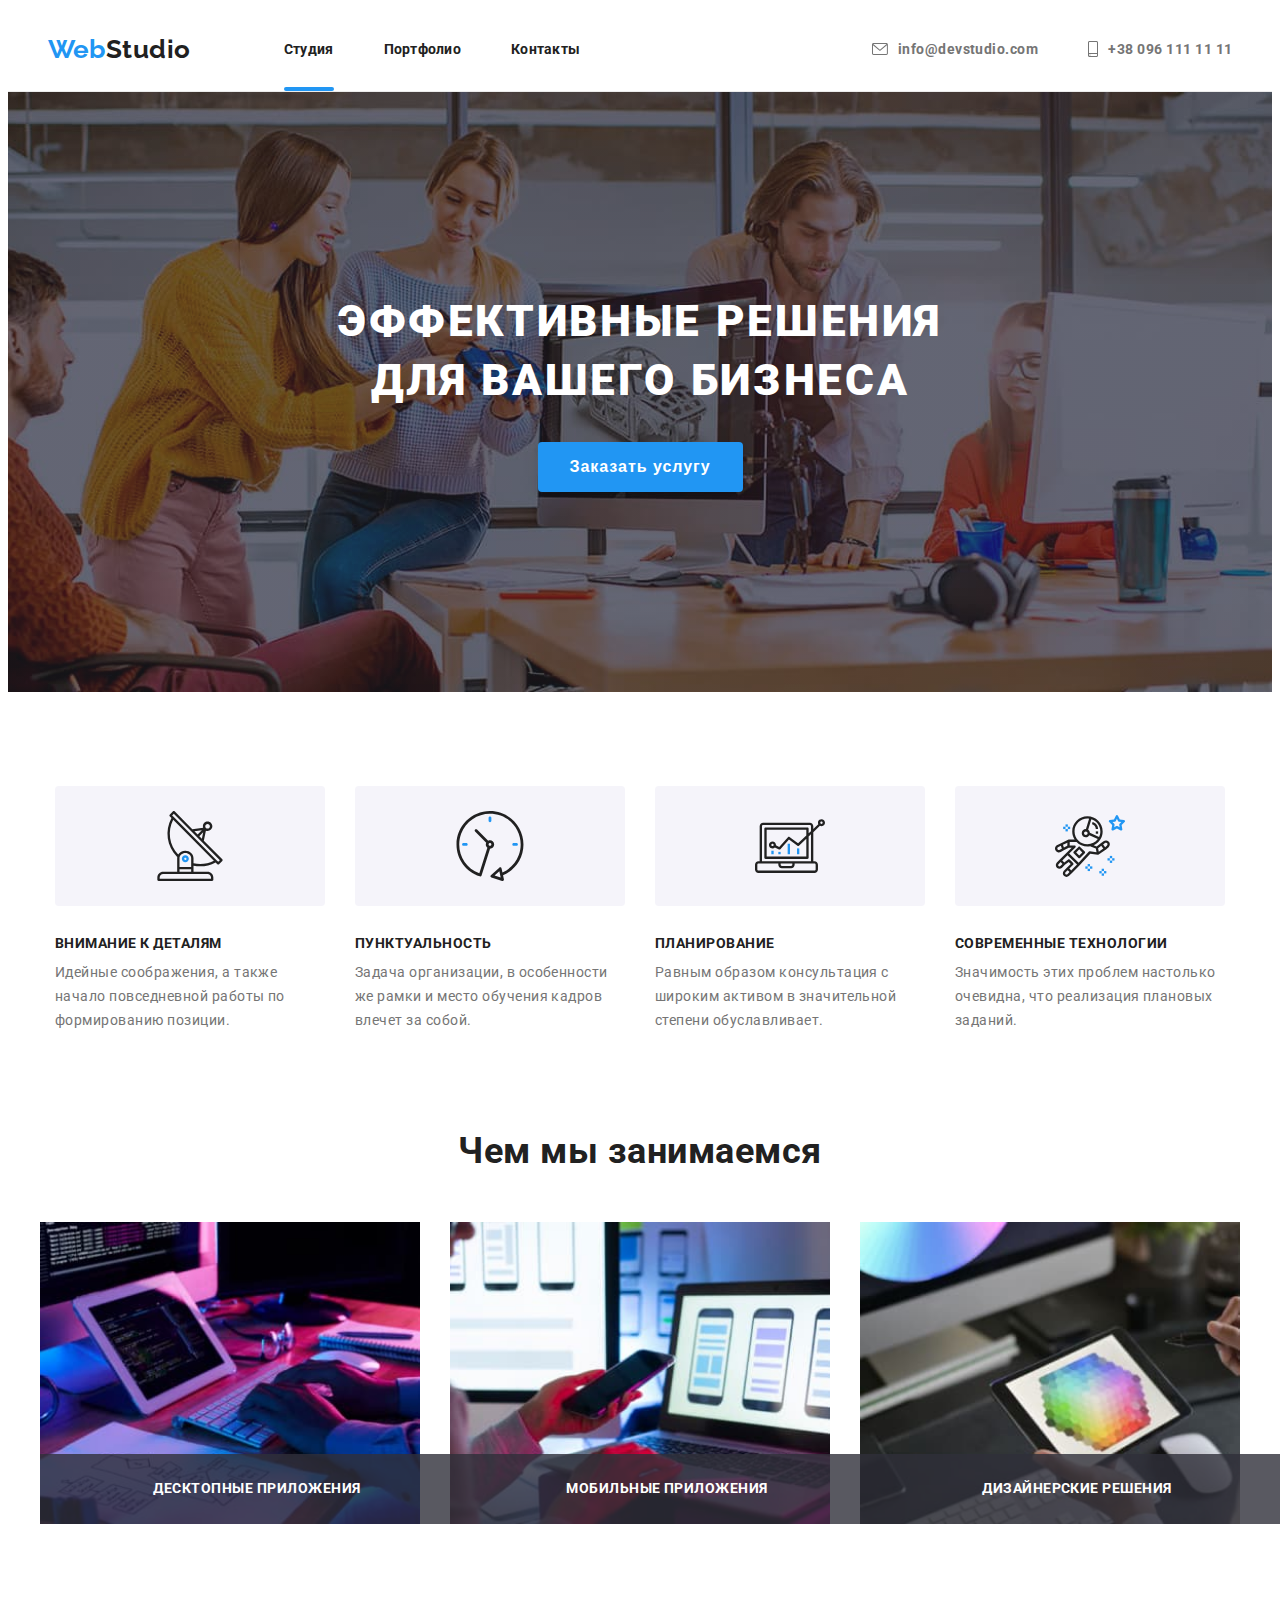
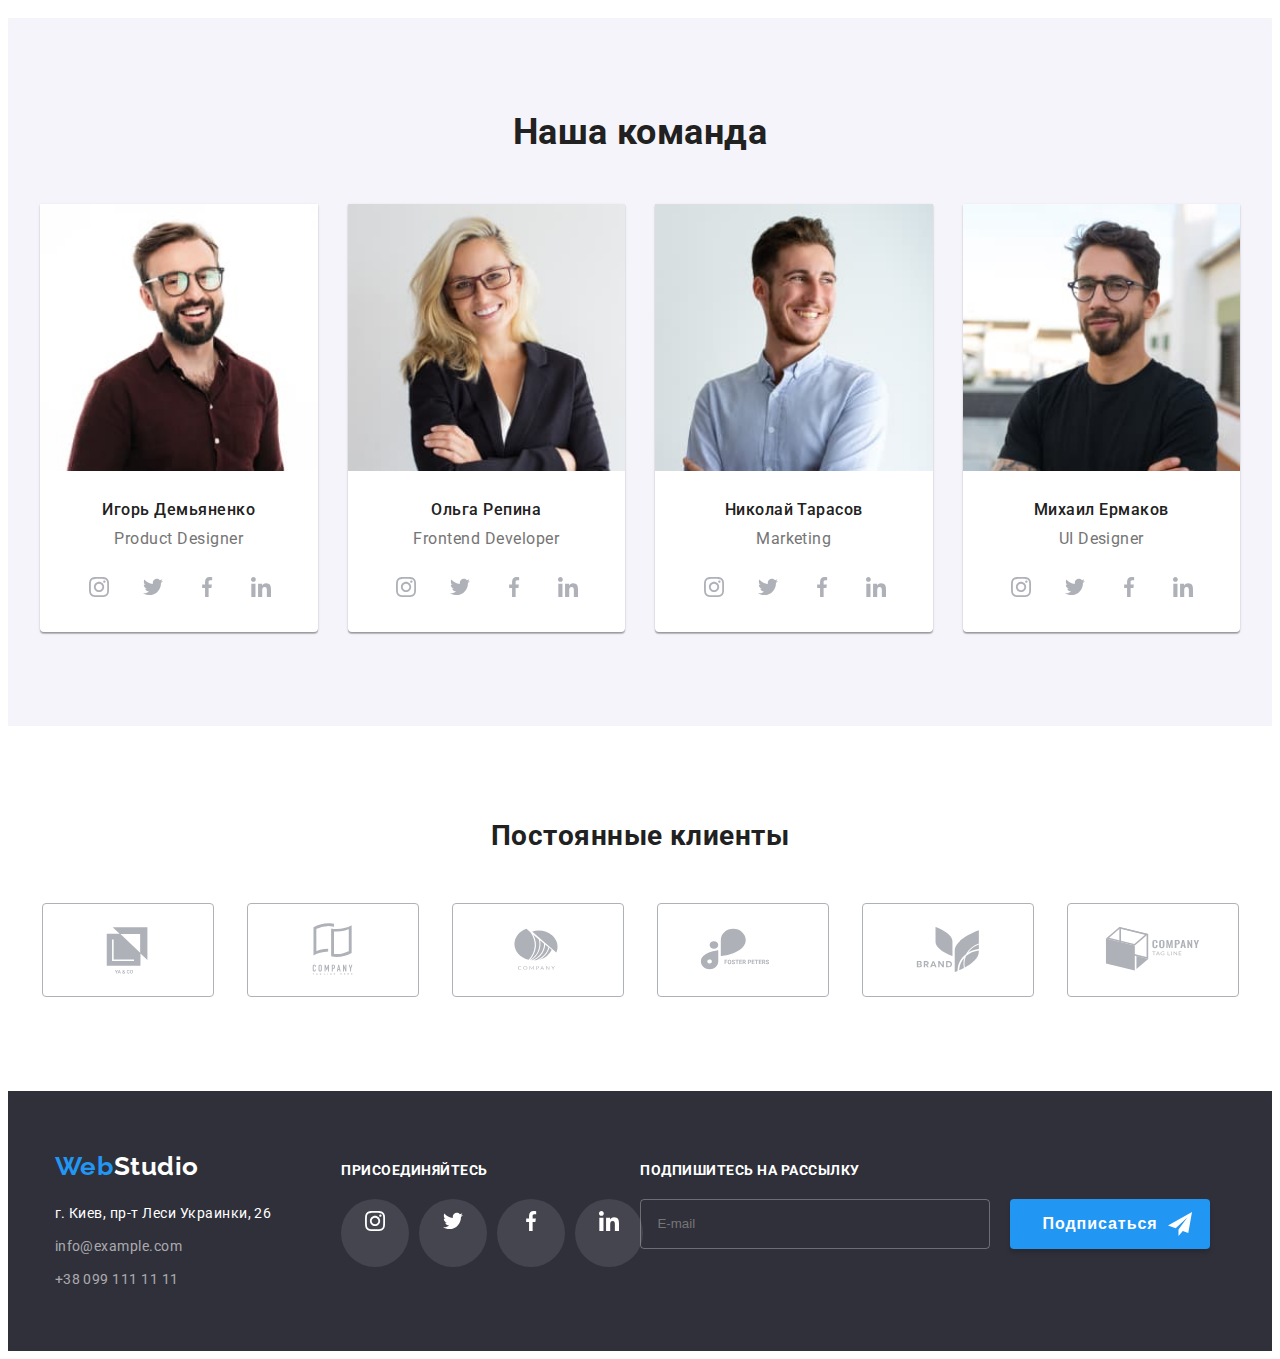
<file: index.html>
<!DOCTYPE html>
<html lang="en">
<head>
    <meta charset="UTF-8">
    <meta http-equiv="X-UA-Compatible" content="IE=edge">
    <meta name="viewport" content="width=, initial-scale=1.0">
    <title>Document</title>
    <link rel="preconnect" href="https://fonts.googleapis.com">
    <link rel="preconnect" href="https://fonts.gstatic.com" crossorigin>
    <link href="https://fonts.googleapis.com/css2?family=Raleway:wght@700&family=Roboto:wght@400;500;700;900&display=swap" rel="stylesheet">
    <link rel="stylesheet" href="https://cdnjs.cloudflare.com/ajax/libs/modern-normalize/1.0.0/modern-normalize.min.css"
        integrity="sha512-ISS7cAi1PEhQ8jnbJpJZMd29NlhNj4AWYyLOSp2CE/CsHxTCu+r+t0D2yoJudVrd0/8fTVPUVDzY5Tvli75u/g=="
        crossorigin="anonymous"/>
    <link rel="stylesheet" href="./css/main.min.css"/>
</head>
<body>

    <!--Верхняя линия-->
    
    <header class="page-header">
        <div class="container header-container">
            <nav class="container-items">
                <a href="./index.html" class="header-logo link">
                    <span class="logo-web-header">Web</span>Studio
                </a>
            </nav>
                <ul class="list header-list">
                    <li class="header-item">
                        <a class="link header-link current" href="./index.html">Студия</a></li>
                    <li class="header-item">
                        <a class="link header-link" href="./portfolio.html">Портфолио</a></li>
                    <li class="header-item">
                        <a class="link header-link" href="">Контакты</a></li>
                </ul>
            
                <div>
                    <button type="button" class="menu-open-btn" data-menu-open>
                        <svg class="header-menu-icon"  width="40" height="40">
                            <use href="./images/icons.svg#menu-40px"></use>
                        </svg>
                    </button>
                    </div>
            <!-- </nav> -->
        <div class="header-connect">
            <!-- <div class="header-item-nav">   -->
            <ul class="list header-list-contacts"> 
                <!-- <div class="header-item-nav">        -->
                <li class="header-item">
                    <a class="link header-contacts" href="mailto:info@devstudio.com">
                        <svg class="header-email" width="16" height="12">
                            <use href="./images/icons.svg#envelope"></use>
                        </svg>
                        info@devstudio.com
                    </a>
                </li>
                <li class="header-item">
                    <a class="link header-contacts" href="tel:+380961111111">
                        <svg class="header-email" width="10" height="16">
                            <use href="./images/icons.svg#smartphone"></use>
                        </svg>
                        +38 096 111 11 11</a>
                </li>
            <!-- </div> -->
            </ul>
        </div>
        <!-- <div>
        <button type="button" class="menu-open-btn" data-menu-open>
            <svg class="header-menu-icon"  width="40" height="40">
                <use href="./images/icons.svg#menu-40px"></use>
            </svg>
        </button>
        </div> -->
        <div class="mob-menu is-hidden" data-menu>
            <div class="container">
                <div class="mob-menu-top">
            <button type="button" class="menu-close-btn" data-menu-close>
                <svg class="header-menu-icon"  width="40" height="40">
                    <use href="./images/icons.svg#close-header"></use>
                </svg>
            </button>
            <ul class="list mob-header-list">
                <li class="mob-header-item">
                    <a class="link mob-header-link" href="./index.html">Студия</a></li>
                <li class="mob-header-item">
                    <a class="link mob-header-link" href="./portfolio.html">Портфолио</a></li>
                <li class="mob-header-item">
                    <a class="link mob-header-link" href="">Контакты</a></li>
            </ul>
                </div>
                <div class="mob-menu-bottom">
            <div class="mob-header-connect">
                <ul class="list mob-header-list"> 
                    <li class="mob-header-item">
                        <a class="link mob-tel" href="tel:+380961111111">+38 099 111 11 11</a>
                    </li>       
                    <li class="mob-header-item">
                        <a class="link mob-email" href="mailto:info@devstudio.com">
                            info@devstudio.com
                        </a>
                    </li>
                </ul>
            </div>
            <ul class="list mob-social-list">
                <li class="mob-social-item">
                    <a class="link mob-social-link" href="">Instagram</a>
                </li>
                <li class="mob-social-item">
                    
                    <a class="link mob-social-link" href="">Twitter</a></li>
                <li class="mob-social-item">
                    
                    <a class="link mob-social-link" href="">Facebook</a></li>
                <li class="mob-social-item">
                    
                    <a class="link mob-social-link" href="">LinkedIn</a></li>
            </ul>
                </div>
        </div>
    </div>
        </div>
    </header>
    <main>

    <!--Hero-->    
    
    <section class="tagline overlay">
        <div class="container">
            <h1 class="tagline-title">Эффективные решения для вашего бизнеса</h1>
            <button class="tagline-btn" type="button" data-modal-open>
                <span class="tagline-btn-text">Заказать услугу</span></button>
        </div> 
    </section>

    <!--Список качеств-->

    <section class="feature">
    <div class="container feature-container">
        <h2 class="visually-hidden">Особенности</h2>

        <ul class="feature-list list">
            <li class="feature-item icon-antenna">
                <h3 class="feature-title">Внимание к деталям</h3>
                <p class="feature-text">
                    Идейные соображения, а также начало повседневной работы по формированию позиции.
                </p>
            </li>
        <!-- </ul> -->

        <!-- <ul class="feature-list list"> -->
            <li class="feature-item icon-clock">
                <h3 class="feature-title">Пунктуальность</h3>
                <p class="feature-text">
                    Задача организации, в особенности же рамки и место обучения кадров влечет за собой.
                </p>
            </li>
        <!-- </ul> -->


        <!-- <ul class="feature-list list"> -->
            <li class="feature-item icon-diagram">
                <h3 class="feature-title">Планирование</h3>
                <p class="feature-text">
                    Равным образом консультация с широким активом в значительной степени обуславливает.
                </p>
            </li>
        <!-- </ul> -->

        <!-- <ul class="feature-list list"> -->
            <li class="feature-item icon-astronaut">
                <h3 class="feature-title">Современные технологии</h3>
                <p class="feature-text">
                    Значимость этих проблем настолько очевидна, что реализация плановых заданий.
                </p>
            </li>
        </ul>
    </div>       
    </section> 

    <!--Фото чем мы занимаемся-->
    <div class="about-displey">
    <section class="about">
    <div class="container">
        <h2 class="about__title">Чем мы занимаемся</h2>
        <ul class="list about__list">
            <li class="about__item">
                <div class="about__box">
                <img src="./images/box1.jpg" alt="desktop" width="370" />
                    <h2 class="about__subtitle">Десктопные приложения</h2>
                </div>
            </li>
            <li class="about__item">
                <div class="about__box">
                <img src="./images/box2.jpg" alt="mob" width="370" />              
                    <h2 class="about__subtitle">Мобильные приложения</h2>
                </div>
            </li>
            <li class="about__item">
                <div class="about__box">
                <img src="./images/box3.jpg" alt="design" width="370" />

                    <h2 class="about__subtitle">Дизайнерские решения</h2>
                </div>
            </li>
        </ul>
    </div>
    </section>
</div>
<!--Наша команда-->

    <section class="team">
    <div class="container team-container">
        <h2 class="team-text">Наша команда</h2>
        <ul class="list team-list">
            <li class="team card-item">
                <picture>
                    <source srcset="
                        ./images/team-1des-1x.jpg 1x,
                        ./images/team-1des-2x.jpg 2x"
                    media="(min-width: 1200px)"
                    >
                    <source srcset="
                        ./images/team-1tab-1x.jpg 1x,
                        ./images/team-1tab-2x.jpg 2x"
                    media="(min-width: 768px)"
                    >
                    <source srcset="
                        ./images/team-1mob-1x.jpg 1x,
                        ./images/team-1mob-2x.jpg 2x"
                    media="(min-width: 480px)"
                    >
                    <img 
                    src="./images/igor.jpg" 
                    alt="igor" 
                    width="270" 
                    />           
                </picture>
                <h3 class="team-name">Игорь Демьяненко</h3>
                <p class="team-position">Product Designer</p>
                <ul class="team-social-list list">
                    <li class="team-social-item">
                        <a class="team-social-link" href="">
                            <svg class="social-icon" width="20" height="20">
                                <use href="./images/icons.svg#instagram"></use>
                            </svg>
                        </a>
                    </li>
                    <li>
                        <a class="team-social-link" href="https://twitter.com/Twitter?ref_src=twsrc%5Egoogle%7Ctwcamp%5Eserp%7Ctwgr%5Eauthor">
                            <svg class="social-icon" width="20" height="20">
                                <use href="./images/icons.svg#twitter"></use>
                            </svg>
                        </a>
                        
                    </li>
                    <li>
                        <a class="team-social-link" href="https://www.facebook.com/login/?privacy_mutation_token=eyJ0eXBlIjowLCJjcmVhdGlvbl90aW1lIjoxNjQyMjg3MTYyLCJjYWxsc2l0ZV9pZCI6MjY5NTQ4NDUzMDcyMDk1MX0%3D">
                            <svg class="social-icon" width="20" height="20">
                                <use href="./images/icons.svg#facebook"></use>
                            </svg>
                        </a>
                    
                    </li>
                    <li>
                        <a class="team-social-link" href="https://www.linkedin.com/posts/scottdresden_next-generation-silent-drone-achieves-major-activity-6885948728314736640-eH9i">
                            <svg class="social-icon" width="20" height="20">
                                <use href="./images/icons.svg#linkedin"></use>
                            </svg>
                        </a>
                    </li>
                </ul>

                
            </li>
            <li class="team card-item">
                <picture>
                    <source srcset="
                        ./images/team-2des-1x.jpg 1x,
                        ./images/team-2des-2x.jpg 2x"
                    media="(min-width: 1200px)"
                    >
                    <source srcset="
                        ./images/team-2tab-1x.jpg 1x,
                        ./images/team-2tab-2x.jpg 2x"
                    media="(min-width: 768px)"
                    >
                    <source srcset="
                        ./images/team-2mob-1x.jpg 1x,
                        ./images/team-2mob-2x.jpg 2x"
                    media="(min-width: 480px)"
                    >
                    <img src="./images/olga.jpg" 
                    alt="olga" 
                    width="270" />
            </picture>
                <h3 class="team-name">Ольга Репина</h3>
                <p class="team-position">Frontend Developer</p>
                <ul class="team-social-list list">
                    <li class="team-social-item">
                        <a class="team-social-link" href="https://www.instagram.com/accounts/login/?source=auth_switcher">
                            <svg class="social-icon" width="20" height="20">
                                <use href="./images/icons.svg#instagram"></use>
                            </svg>
                        </a>
                    </li>
                    <li>
                        <a class="team-social-link" href="https://twitter.com/Twitter?ref_src=twsrc%5Egoogle%7Ctwcamp%5Eserp%7Ctwgr%5Eauthor">
                            <svg class="social-icon" width="20" height="20">
                                <use href="./images/icons.svg#twitter"></use>
                            </svg>
                        </a>
                        
                    </li>
                    <li>
                        <a class="team-social-link" href="https://www.facebook.com/login/?privacy_mutation_token=eyJ0eXBlIjowLCJjcmVhdGlvbl90aW1lIjoxNjQyMjg3MTYyLCJjYWxsc2l0ZV9pZCI6MjY5NTQ4NDUzMDcyMDk1MX0%3D">
                            <svg class="social-icon" width="20" height="20">
                                <use href="./images/icons.svg#facebook"></use>
                            </svg>
                        </a>
                    
                    </li>
                    <li>
                        <a class="team-social-link" href="https://www.linkedin.com/posts/scottdresden_next-generation-silent-drone-achieves-major-activity-6885948728314736640-eH9i">
                            <svg class="social-icon" width="20" height="20">
                                <use href="./images/icons.svg#linkedin"></use>
                            </svg>
                        </a>
                    </li>
                </ul>
            </li>
            <li class="team card-item">
                <picture>
                    <source srcset="
                        ./images/team-3des-1x.jpg 1x,
                        ./images/team-3des-2x.jpg 2x"
                    media="(min-width: 1200px)"
                    >
                    <source srcset="
                        ./images/team-3tab-1x.jpg 1x,    
                        ./images/team-3tab-2x.jpg 2x"
                    media="(min-width: 768px)"
                    >
                    <source srcset="
                        ./images/team-3mob-1x.jpg 1x,
                        ./images/team-3mob-2x.jpg 2x"
                    media="(min-width: 480px)"
                    >
                    <img src="./images/nick.jpg" 
                        alt="nicholas" 
                        width="270" />
                </picture>
                <h3 class="team-name">Николай Тарасов</h3>
                <p class="team-position">Marketing</p>
                <ul class="team-social-list list">
                    <li class="team-social-item">
                        <a class="team-social-link" href="https://www.instagram.com/accounts/login/?source=auth_switcher">
                            <svg class="social-icon" width="20" height="20">
                                <use href="./images/icons.svg#instagram"></use>
                            </svg>
                        </a>
                    </li>
                    <li>
                        <a class="team-social-link" href="https://twitter.com/Twitter?ref_src=twsrc%5Egoogle%7Ctwcamp%5Eserp%7Ctwgr%5Eauthor">
                            <svg class="social-icon" width="20" height="20">
                                <use href="./images/icons.svg#twitter"></use>
                            </svg>
                        </a>
                        
                    </li>
                    <li>
                        <a class="team-social-link" href="https://www.facebook.com/login/?privacy_mutation_token=eyJ0eXBlIjowLCJjcmVhdGlvbl90aW1lIjoxNjQyMjg3MTYyLCJjYWxsc2l0ZV9pZCI6MjY5NTQ4NDUzMDcyMDk1MX0%3D">
                            <svg class="social-icon" width="20" height="20">
                                <use href="./images/icons.svg#facebook"></use>
                            </svg>
                        </a>
                    
                    </li>
                    <li>
                        <a class="team-social-link" href="https://www.linkedin.com/posts/scottdresden_next-generation-silent-drone-achieves-major-activity-6885948728314736640-eH9i">
                            <svg class="social-icon" width="20" height="20">
                                <use href="./images/icons.svg#linkedin"></use>
                            </svg>
                        </a>
                    </li>
                </ul>
            </li> 
            <li class="team card-item">
                <picture>
                    <source srcset="
                        ./images/team-4des-1x.jpg 1x,
                        ./images/team-4des-2x.jpg 2x"
                    media="(min-width: 1200px)"
                    >
                    <source srcset="
                        ./images/team-4tab-1x.jpg 1x,    
                        ./images/team-4tab-2x.jpg 2x"
                    media="(min-width: 768px)"
                    >
                    <source srcset="
                        ./images/team-4mob-1x.jpg 1x,
                        ./images/team-4mob-2x.jpg 2x"
                    media="(min-width: 480px)"
                    >
                <img src="./images/mih.jpg" 
                alt="michael" 
                width="270" />
                </picture>
                <h3 class="team-name">Михаил Ермаков</h3>
                <p class="team-position">UI Designer</p>
                <ul class="team-social-list list">
                    <li class="team-social-item">
                        <a class="team-social-link" href="https://www.instagram.com/accounts/login/?source=auth_switcher">
                            <svg class="social-icon" width="20" height="20">
                                <use href="./images/icons.svg#instagram"></use>
                            </svg>
                        </a>
                    </li>
                    <li>
                        <a class="team-social-link" href="https://twitter.com/Twitter?ref_src=twsrc%5Egoogle%7Ctwcamp%5Eserp%7Ctwgr%5Eauthor">
                            <svg class="social-icon" width="20" height="20">
                                <use href="./images/icons.svg#twitter"></use>
                            </svg>
                        </a>
                        
                    </li>
                    <li>
                        <a class="team-social-link" href="https://www.facebook.com/login/?privacy_mutation_token=eyJ0eXBlIjowLCJjcmVhdGlvbl90aW1lIjoxNjQyMjg3MTYyLCJjYWxsc2l0ZV9pZCI6MjY5NTQ4NDUzMDcyMDk1MX0%3D">
                            <svg class="social-icon" width="20" height="20">
                                <use href="./images/icons.svg#facebook"></use>
                            </svg>
                        </a>
                    
                    </li>
                    <li>
                        <a class="team-social-link" href="https://www.linkedin.com/posts/scottdresden_next-generation-silent-drone-achieves-major-activity-6885948728314736640-eH9i">
                            <svg class="social-icon" width="20" height="20">
                                <use href="./images/icons.svg#linkedin"></use>
                            </svg>
                        </a>
                    </li>
                </ul>
            </li>
        </ul>
    </div>

    </section>
    </main>
    
<!--Постоянные клиенты-->

<section class="client">
    <div class="container client-container">
        <h2 class="client-text">Постоянные клиенты</h2>
        <ul class="client-list list">
            <li class="client-item">
                <a class="link client-link" href="">
                    <svg class="client-icon" width="106" height="60">
                        <use href="./images/icons.svg#Logo"></use>
                    </svg>
                </a>
            </li>
            <li class="client-item">
                <a class="link client-link" href="">
                    <svg class="client-icon" width="106" height="60">
                        <use href="./images/icons.svg#Logo1"></use>
                    </svg>
                </a>
            </li>
            <li class="client-item">
                <a class="link client-link" href="">
                    <svg class="client-icon" width="106" height="60">
                        <use href="./images/icons.svg#Logo2"></use>
                    </svg>
                </a>
            </li>
            <li class="client-item">
                <a class="link client-link" href="">
                    <svg class="client-icon" width="106" height="60">
                        <use href="./images/icons.svg#Logo3"></use>
                    </svg>
                </a>
            </li>
            <li class="client-item">
                <a class="link client-link" href="">
                    <svg class="client-icon" width="106" height="60">
                        <use href="./images/icons.svg#Logo4"></use>
                    </svg>
                </a>
            </li>
            <li class="client-item">
                <a class="link client-link" href="">
                    <svg class="client-icon" width="106" height="60">
                        <use href="./images/icons.svg#Logo5"></use>
                    </svg>
                </a>
            </li>
        </ul>

    </div>
</section>

    <!--Подвал-->
    
    <footer class="footer">
        <div class="container-footer">
            <div class="container-left">
        <a class="footer-logo link" href="./index.html">
            <span class="logo-web-footer">Web</span>Studio
        </a>
    <address>
        <ul class="footer-contacts list">
            <li class="footer-address-item">
                <a class="link footer-address" href="https://www.google.com/maps/@50.4296971,30.5343957,17z/data=!5m1!1e1?hl=ru-RU">г. Киев, пр-т Леси Украинки, 26</a>
            </li>
            <li class="footer-address-item">
                <a class="link footer-contacts" href="mailto:info@devstudio.com">info@example.com</a>
            </li>
            <li class="footer-address-item">
                <a class="link footer-contacts" href="tel:+380961111111">+38 099 111 11 11</a>
            </li>
        </ul>
    </address>
            </div>
            <div class="container-middle">
                <h3 class="footer-title-link">присоединяйтесь</h3>
                <ul class="footer-social-list">
                    <li class="footer-social-list-item">
                        <a class="footer-social-link" href="">
                            <svg class="footer-link-icons" width="20" height="20">
                                <use href="./images/icons.svg#instagram"></use>
                            </svg>
                        </a> 
                    </li>
                    <li class="footer-social-list-item">
                        <a class="footer-social-link" href="">
                            <svg class="footer-link-icons" width="20" height="20">
                                <use href="./images/icons.svg#twitter"></use>
                            </svg>
                        </a> 
                    </li>
                    <li class="footer-social-list-item">
                        <a class="footer-social-link" href="">
                            <svg class="footer-link-icons" width="20" height="20">
                                <use href="./images/icons.svg#facebook"></use>
                            </svg>
                        </a> 
                    </li>
                    <li class="footer-social-list-item">
                        <a class="footer-social-link" href="">
                            <svg class="footer-link-icons" width="20" height="20">
                                <use href="./images/icons.svg#linkedin"></use>
                            </svg>
                        </a> 
                    </li>
                </ul>
            </div>
            <div class="container-right">
                <h3 class="footer-title-link">Подпишитесь на рассылку</h3>
                <form class="container-right-form" action="#">
                <label class="input-email" for="user-newsletter"></label>
                <input 
                type="text" 
                class="form-newsletter" 
                name="user-newsletter" 
                id="user-newsletter"
                placeholder="E-mail">
                <button  class="footer-btn" type="submit">
                    <span class="footer-btn-text">Подписаться
                        <svg class="footer-right-link-icons" width="24" height="24">
                            <use href="./images/icons.svg#icon-send"></use>
                        </svg>
                    </span>
                </button>
            </form>
            </div>
</div>
    </footer>

        <!--Модалка-->
        <div class="backdrop is-hidden" data-modal>
            <div class="modal">
                <button type="button" class="modal-close" data-modal-close>
                    <svg class="modal-icon">
                        <use href="./images/icons.svg#close"></use>
                    </svg>
                </button>
                <p class="modal-title">Оставьте свои данные, мы вам перезвоним</p>
                <form action="#">
                <div class="form-field">
                    <label class="input-text" for="user-name">Имя</label>
                    <div class="input-wrap">
                    <input 
                    type="text" 
                    class="form-input" 
                    name="user-name"
                    id="user-name" required>
                    <svg class="input-icon" width="18" height="18">
                        <use href="./images/icons.svg#person"></use>
                    </svg>
                    </div> 
                </div>
                <div class="form-field">
                    <label class="input-text" for="user-tel">Телефон</label>
                    <div class="input-wrap">
                    <input 
                    type="tel"
                    class="form-input" 
                    name="user-tel"
                    id="user-tel"/>
                    <svg class="input-icon" width="18" height="18">
                        <use href="./images/icons.svg#phone"></use>
                    </svg>
                    </div> 
                </div>
                <div class="form-field">
                    <label class="input-text" for="user-email">Почта</label>
                    <div class="input-wrap">
                    <input 
                    type="email" 
                    class="form-input" 
                    name="user-email"
                    id="user-email"/>
                    <svg class="input-icon" width="18" height="18">
                        <use href="./images/icons.svg#email-black"></use>
                    </svg>
                    </div> 
                </div>
                <div class="form-field">
                    <label class="input-text" for="user-comments">Комментарий</label>
                    <textarea 
                    name="user-comments" 
                    id="user-comments" 
                    class="form-text"
                    placeholder="Введите текст"></textarea>
                </div>
                <div class="form-field">
                    <input type="checkbox" 
                    name="policy" 
                    id="policy"
                    class="policy-check visually-hidden"
                    />
                    
                    <label for="policy" class="check-text">
                        
                        <span>
                        <svg class="policy-icon" width="16" height="15">
                            <use href="./images/icons.svg#Vector2"></use>
                        </svg>
                    </span>
                    Соглашаюсь с рассылкой и принимаю
                    <a class="check-text-second" href="">Условия договора</a></label>
            
                </div>
                    <button  class="modal-btn" type="submit">
                        <span class="modal-btn-text">Отправить</span>
                    </button>
                </form>
            </div>
        </div>
    <script src="./js/modal.js"></script>
    <script src="./js/menu.js"></script>
</body>
</html>
</file>
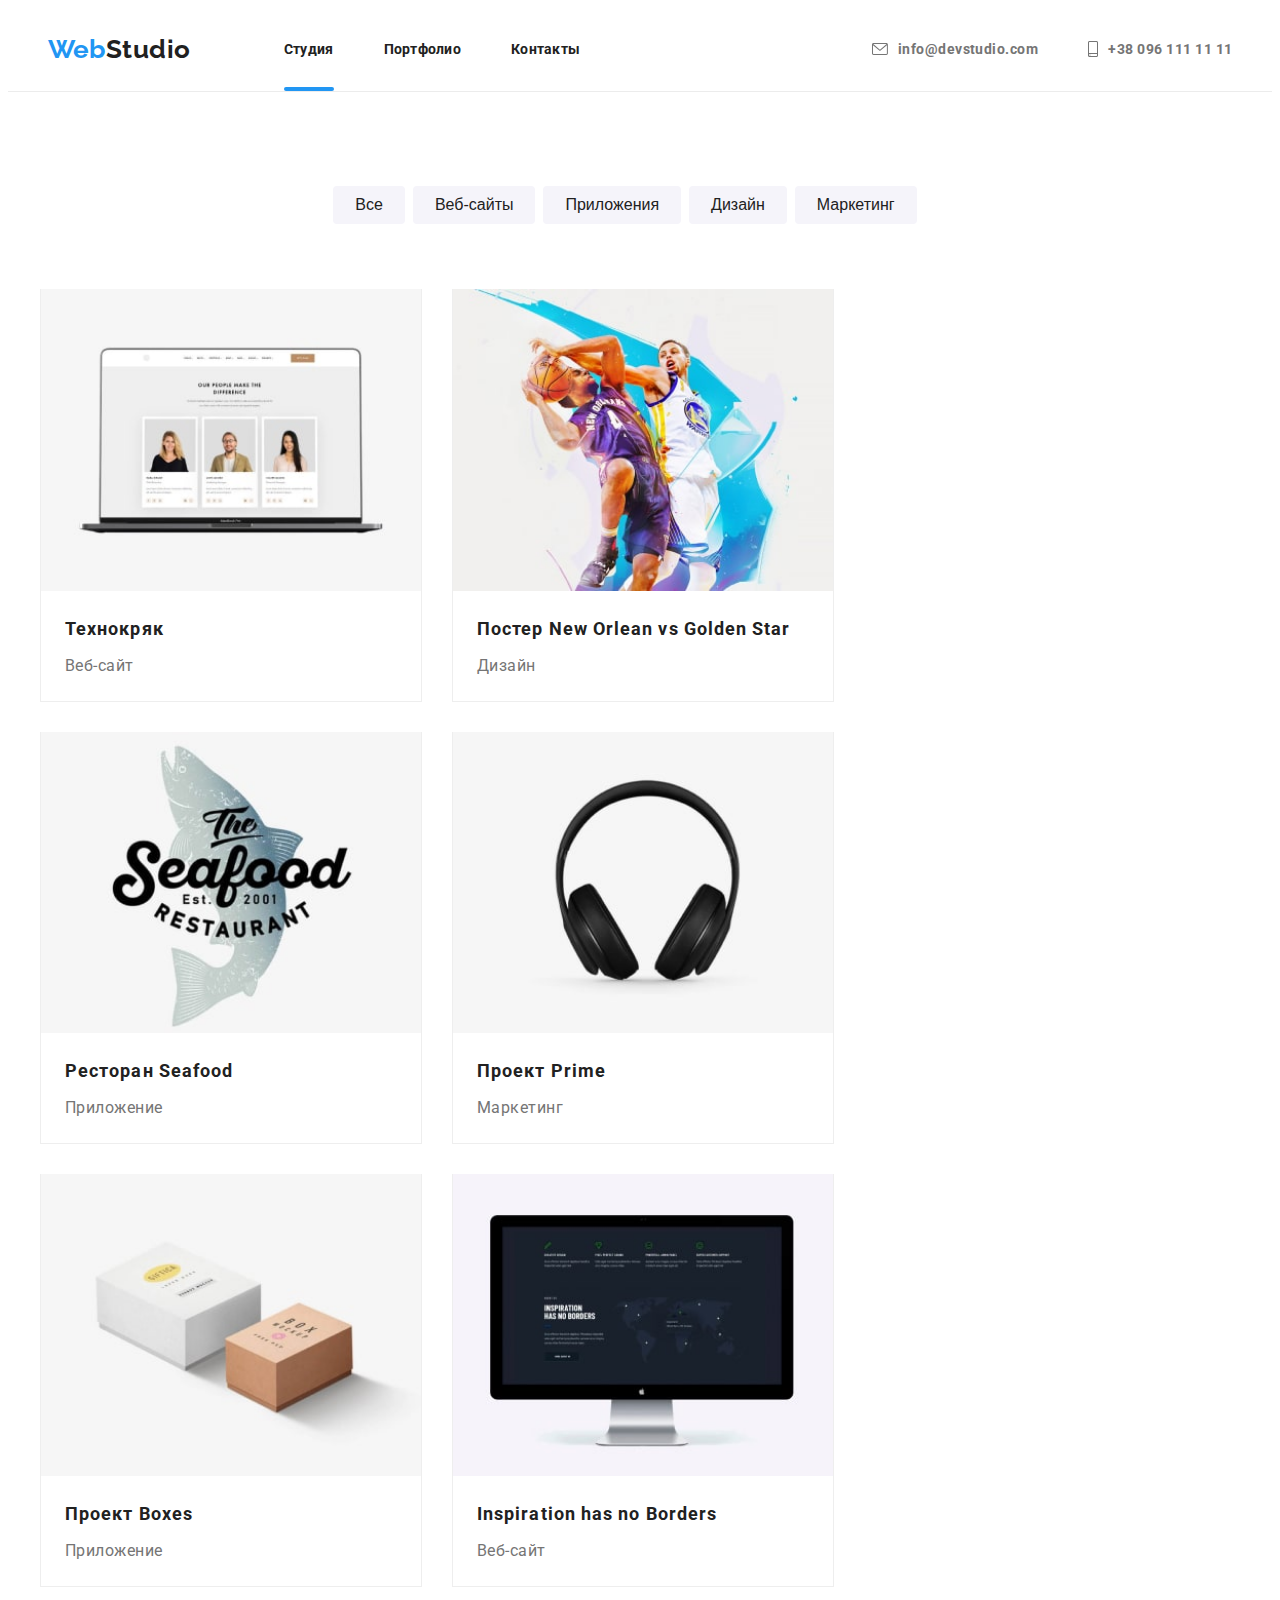
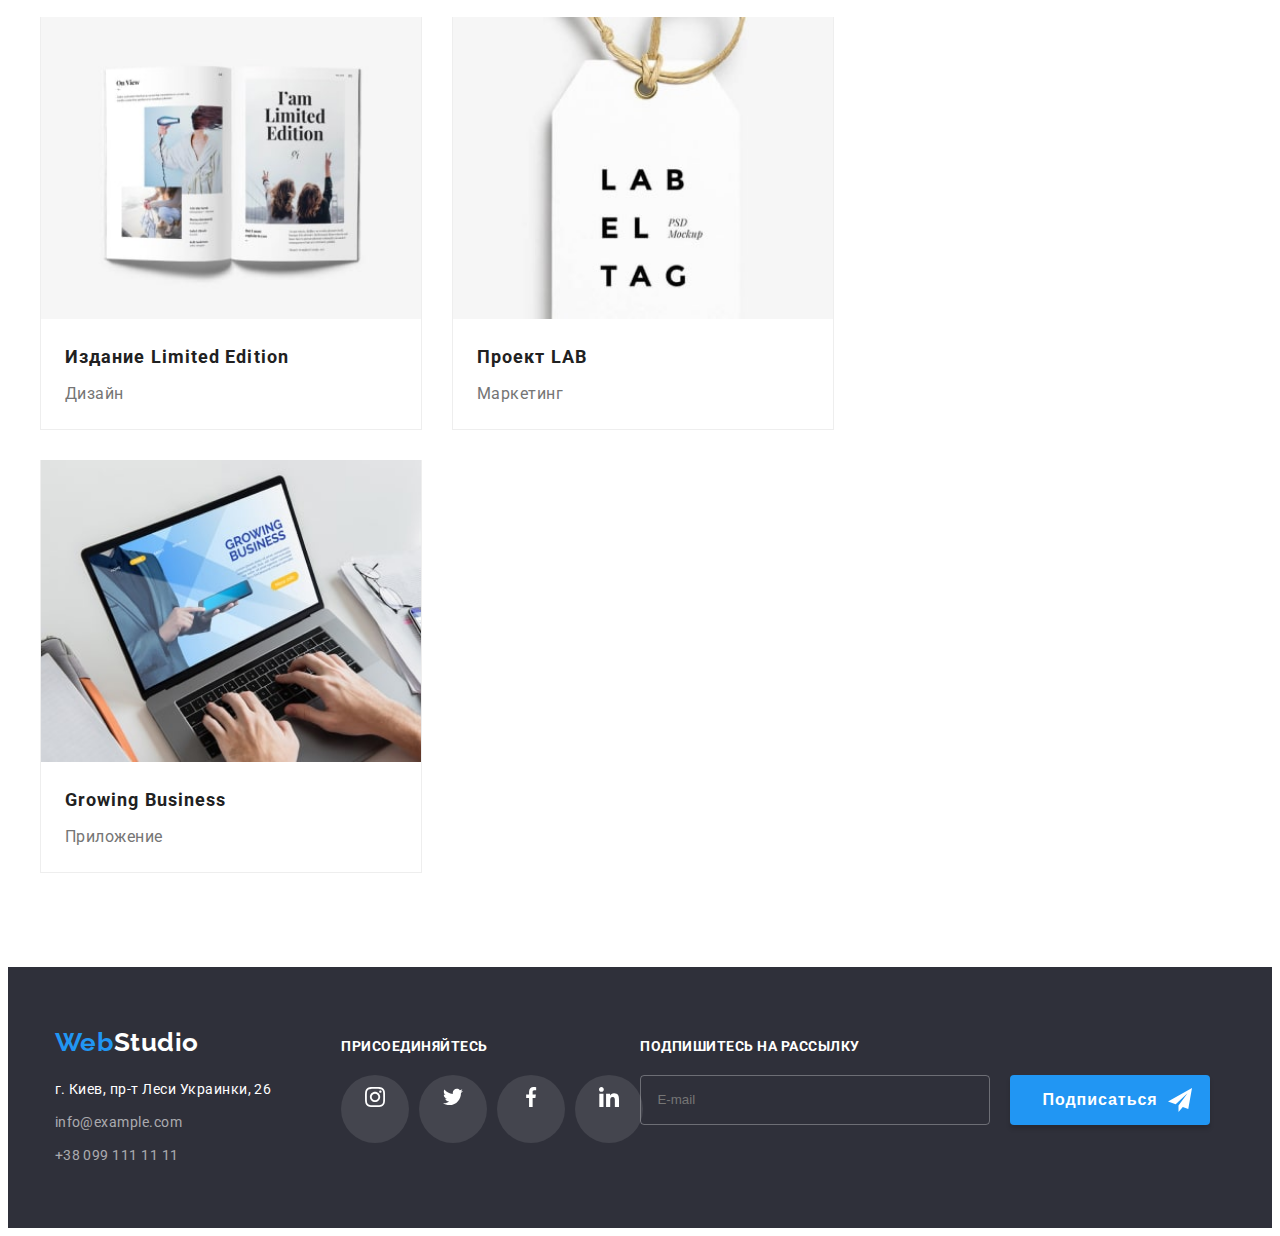
<file: portfolio.html>
<!DOCTYPE html>
<html lang="en">
<head>
    <meta charset="UTF-8">
    <meta http-equiv="X-UA-Compatible" content="IE=edge">
    <meta name="viewport" content="width=, initial-scale=1.0">
    <title>Document</title>
    <link rel="preconnect" href="https://fonts.googleapis.com">
    <link rel="preconnect" href="https://fonts.gstatic.com" crossorigin>
    <link href="https://fonts.googleapis.com/css2?family=Raleway:wght@700&family=Roboto:wght@400;500;700;900&display=swap" rel="stylesheet">
    <link rel="stylesheet" href="https://cdnjs.cloudflare.com/ajax/libs/modern-normalize/1.0.0/modern-normalize.min.css"
        integrity="sha512-ISS7cAi1PEhQ8jnbJpJZMd29NlhNj4AWYyLOSp2CE/CsHxTCu+r+t0D2yoJudVrd0/8fTVPUVDzY5Tvli75u/g=="
        crossorigin="anonymous"/>
    <link rel="stylesheet" href="./css/main.min.css"/>
    
</head>
<body class="page">
<!--Верхняя линия-->


<header class="page-header">
    <div class="container header-container">
        <nav class="container-items">
            <a href="./index.html" class="header-logo link">
                <span class="logo-web-header">Web</span>Studio
            </a>
        </nav>
            <ul class="list header-list">
                <li class="header-item">
                    <a class="link header-link current" href="./index.html">Студия</a></li>
                <li class="header-item">
                    <a class="link header-link" href="./portfolio.html">Портфолио</a></li>
                <li class="header-item">
                    <a class="link header-link" href="">Контакты</a></li>
            </ul>
        
            <div>
                <button type="button" class="menu-open-btn" data-menu-open>
                    <svg class="header-menu-icon"  width="40" height="40">
                        <use href="./images/icons.svg#menu-40px"></use>
                    </svg>
                </button>
                </div>
        <!-- </nav> -->
    <div class="header-connect">
        <!-- <div class="header-item-nav">   -->
        <ul class="list header-list-contacts"> 
            <!-- <div class="header-item-nav">        -->
            <li class="header-item">
                <a class="link header-contacts" href="mailto:info@devstudio.com">
                    <svg class="header-email" width="16" height="12">
                        <use href="./images/icons.svg#envelope"></use>
                    </svg>
                    info@devstudio.com
                </a>
            </li>
            <li class="header-item">
                <a class="link header-contacts" href="tel:+380961111111">
                    <svg class="header-email" width="10" height="16">
                        <use href="./images/icons.svg#smartphone"></use>
                    </svg>
                    +38 096 111 11 11</a>
            </li>
        <!-- </div> -->
        </ul>
    </div>
    <!-- <div>
    <button type="button" class="menu-open-btn" data-menu-open>
        <svg class="header-menu-icon"  width="40" height="40">
            <use href="./images/icons.svg#menu-40px"></use>
        </svg>
    </button>
    </div> -->
    <div class="mob-menu is-hidden" data-menu>
        <div class="container">
            <div class="mob-menu-top">
        <button type="button" class="menu-close-btn" data-menu-close>
            <svg class="header-menu-icon"  width="40" height="40">
                <use href="./images/icons.svg#close-header"></use>
            </svg>
        </button>
        <ul class="list mob-header-list">
            <li class="mob-header-item">
                <a class="link mob-header-link" href="./index.html">Студия</a></li>
            <li class="mob-header-item">
                <a class="link mob-header-link" href="./portfolio.html">Портфолио</a></li>
            <li class="mob-header-item">
                <a class="link mob-header-link" href="">Контакты</a></li>
        </ul>
            </div>
            <div class="mob-menu-bottom">
        <div class="mob-header-connect">
            <ul class="list mob-header-list"> 
                <li class="mob-header-item">
                    <a class="link mob-tel" href="tel:+380961111111">+38 099 111 11 11</a>
                </li>       
                <li class="mob-header-item">
                    <a class="link mob-email" href="mailto:info@devstudio.com">
                        info@devstudio.com
                    </a>
                </li>
            </ul>
        </div>
        <ul class="list mob-social-list">
            <li class="mob-social-item">
                <a class="link mob-social-link" href="">Instagram</a>
            </li>
            <li class="mob-social-item">
                
                <a class="link mob-social-link" href="">Twitter</a></li>
            <li class="mob-social-item">
                
                <a class="link mob-social-link" href="">Facebook</a></li>
            <li class="mob-social-item">
                
                <a class="link mob-social-link" href="">LinkedIn</a></li>
        </ul>
            </div>
    </div>
</div>
    </div>
</header>
<main>

    <!--Фильтр-->
    <section class="filter">
        <div class="container">
            <h2 class="visually-hidden">Особенности</h2>
            <ul class="list filter__list">
                <li class="filter__link"><button type="button" class="filter__button">Все</button></li>
                <li class="filter__link"><button type="button" class="filter__button">Веб-сайты</button></li>
                <li class="filter__link"><button type="button" class="filter__button">Приложения</button></li>
                <li class="filter__link"><button type="button" class="filter__button">Дизайн</button></li>
                <li class="filter__link"><button type="button" class="filter__button">Маркетинг</button></li>
            </ul>
        </div>
    </section>
    <!--Портфолио-->
    <section class="portfolio">
        <div class="container portfolio__container">
            <h1 class="portfolio__title">Картинки</h1>
            <ul class="portfolio__list">
                <li class="portfolio__item">
                    <div class="portfolio__item-wrap">
                        <picture>
                            <source srcset="
                            ./images/des-1-1x-min.jpg 1x,
                            ./images/des-1-2x-min.jpg 2x"
                            media="(min-width: 1200px)"
                                
                            >
                            <source srcset="
                            ./images/tab-1-1x-min.jpg 1x,
                            ./images/tab-1-2x-min.jpg 2x"
                            media="(min-width: 768px)"
                            >
                            <source srcset="
                            ./images/mob-1-1x-min.jpg 1x,
                            ./images/mob-1-2x-min.jpg 2x"
                            media="(min-width: 480px)"
                            >
                            <img class="portfolio__image" 
                            src="./images/img1.jpg" alt="desktop" 
                            width="370" 
                            height="294"/>      
                        </picture>
                        <p class="portfolio__text">Технокряк это современная площадка распространения коронавируса. Компании используют эту платформу для цифрового шпионажа и атак на защищённые сервера конкурентов.</p>
                    </div>
                <div class="project">
                    <h2 class="project__title">Технокряк</h2>
                    <p class="project__text">Веб-сайт</p>
                </div>
                </li>
                <li class="portfolio__item">
                    <div class="portfolio__item-wrap">
                        <picture>
                            <source srcset="
                            ./images/des-2-1x-min.jpg 1x,
                            ./images/des-2-2x-min.jpg 2x"
                            media="(min-width: 1200px)"
                                
                            >
                            <source srcset="
                            ./images/tab-2-1x-min.jpg 1x,
                            ./images/tab-2-2x-min.jpg 2x"
                            media="(min-width: 768px)"
                            >
                            <source srcset="
                            ./images/mob-2-1x-min.jpg 1x,
                            ./images/mob-2-2x-min.jpg 2x"
                            media="(min-width: 480px)"
                            >
                            <img class="portfolio__image" 
                            src="./images/img2.jpg" 
                            alt="desktop" width="370" 
                            height="294"/>     
                        </picture>
                        <p class="portfolio__text">Технокряк это современная площадка распространения коронавируса. Компании используют эту платформу для цифрового шпионажа и атак на защищённые сервера конкурентов.</p>
                    </div>
                <div class="project">
                    <h2 class="project__title">Постер New Orlean vs Golden Star</h2>
                    <p class="project__text">Дизайн</p>
                </div>
                </li>
                <li class="portfolio__item">
                    <div class="portfolio__item-wrap">
                        <picture>
                            <source srcset="
                            ./images/des-3-1x-min.jpg 1x,
                            ./images/des-3-2x-min.jpg 2x"
                            media="(min-width: 1200px)"
                                
                            >
                            <source srcset="
                            ./images/tab-3-1x-min.jpg 1x,
                            ./images/tab-3-2x-min.jpg 2x"
                            media="(min-width: 768px)"
                            >
                            <source srcset="
                            ./images/mob-3-1x-min.jpg 1x,
                            ./images/mob-3-2x-min.jpg 2x"
                            media="(min-width: 480px)"
                            >
                            <img class="portfolio__image" 
                            src="./images/img3.jpg" 
                            alt="desktop" 
                            width="370" 
                            height="294"/> 
                        </picture>
                        <p class="portfolio__text">Технокряк это современная площадка распространения коронавируса. Компании используют эту платформу для цифрового шпионажа и атак на защищённые сервера конкурентов.</p>
                    </div>
                <div class="project">
                    <h2 class="project__title">Ресторан Seafood</h2>
                    <p class="project__text">Приложение</p>
                </div>
                </li>
                <li class="portfolio__item">
                    <div class="portfolio__item-wrap">
                        <picture>
                            <source srcset="
                            ./images/des-4-1x-min.jpg 1x,
                            ./images/des-4-2x-min.jpg 2x"
                            media="(min-width: 1200px)"
                                
                            >
                            <source srcset="
                            ./images/tab-4-1x-min.jpg 1x,
                            ./images/tab-4-2x-min.jpg 2x"
                            media="(min-width: 768px)"
                            >
                            <source srcset="
                            ./images/mob-4-1x-min.jpg 1x,
                            ./images/mob-4-2x-min.jpg 2x"
                            media="(min-width: 480px)"
                            >
                            <img class="portfolio__image" 
                            src="./images/img4.jpg" 
                            alt="desktop" 
                            width="370" 
                            height="294"/>
                        </picture>
                        
                        <p class="portfolio__text">Технокряк это современная площадка распространения коронавируса. Компании используют эту платформу для цифрового шпионажа и атак на защищённые сервера конкурентов.</p>
                </div>
                <div class="project">
                    <h2 class="project__title">Проект Prime</h2>
                    <p class="project__text">Маркетинг</p>
                </div>
            </li>
            <li class="portfolio__item">
                <div class="portfolio__item-wrap">
                    <picture>
                        <source srcset="
                        ./images/des-5-1x-min.jpg 1x,
                        ./images/des-5-2x-min.jpg 2x"
                        media="(min-width: 1200px)"
                            
                        >
                        <source srcset="
                        ./images/tab-5-1x-min.jpg 1x,
                        ./images/tab-5-2x-min.jpg 2x"
                        media="(min-width: 768px)"
                        >
                        <source srcset="
                        ./images/mob-5-1x-min.jpg 1x,
                        ./images/mob-5-2x-min.jpg 2x"
                        media="(min-width: 480px)"
                        >
                        <img class="portfolio__image" 
                        src="./images/img5.jpg" 
                        alt="desktop" 
                        width="370" 
                        height="294"/>
                    </picture>
                        <p class="portfolio__text">Технокряк это современная площадка распространения коронавируса. Компании используют эту платформу для цифрового шпионажа и атак на защищённые сервера конкурентов.</p>
                </div>
                <div class="project">
                    <h2 class="project__title">Проект Boxes</h2>
                    <p class="project__text">Приложение</p>
                </div>
            </li>
            <li class="portfolio__item">
                <div class="portfolio__item-wrap"> 
                    <picture>
                    <source srcset="
                    ./images/des-6-1x-min.jpg 1x,
                    ./images/des-6-2x-min.jpg 2x"
                    media="(min-width: 1200px)"
                        
                    >
                    <source srcset="
                    ./images/tab-6-1x-min.jpg 1x,
                    ./images/tab-6-2x-min.jpg 2x"
                    media="(min-width: 768px)"
                    >
                    <source srcset="
                    ./images/mob-6-1x-min.jpg 1x,
                    ./images/mob-6-2x-min.jpg 2x"
                    media="(min-width: 480px)"
                    >
                    <img class="portfolio__image" 
                    src="./images/img6.jpg" 
                    alt="desktop" 
                    width="370" 
                    height="294"/>
                </picture>

                        <p class="portfolio__text">Технокряк это современная площадка распространения коронавируса. Компании используют эту платформу для цифрового шпионажа и атак на защищённые сервера конкурентов.</p>
                </div>
                <div class="project">
                    <h2 class="project__title">Inspiration has no Borders</h2>
                    <p class="project__text">Веб-сайт</p>
                </div>
            </li>
            <li class="portfolio__item">
                <div class="portfolio__item-wrap">
                    <picture>
                        <source srcset="
                        ./images/des-7-1x-min.jpg 1x,
                        ./images/des-7-2x-min.jpg 2x"
                        media="(min-width: 1200px)"
                            
                        >
                        <source srcset="
                        ./images/tab-7-1x-min.jpg 1x,
                        ./images/tab-7-2x-min.jpg 2x"
                        media="(min-width: 768px)"
                        >
                        <source srcset="
                        ./images/mob-7-1x-min.jpg 1x,
                        ./images/mob-7-2x-min.jpg 2x"
                        media="(min-width: 480px)"
                        >
                        <img class="portfolio__image" 
                        src="./images/img7.jpg" 
                        alt="desktop" 
                        width="370" 
                        height="294"/>
                    </picture>

                        <p class="portfolio__text">Технокряк это современная площадка распространения коронавируса. Компании используют эту платформу для цифрового шпионажа и атак на защищённые сервера конкурентов.</p>
                </div>
                <div class="project">
                    <h2 class="project__title">Издание Limited Edition</h2>
                    <p class="project__text">Дизайн</p>
                </div>
            </li>
            <li class="portfolio__item">
                <div class="portfolio__item-wrap">
                    <picture>
                        <source srcset="
                        ./images/des-8-1x-min.jpg 1x,
                        ./images/des-8-2x-min.jpg 2x"
                        media="(min-width: 1200px)"
                            
                        >
                        <source srcset="
                        ./images/tab-8-1x-min.jpg 1x,
                        ./images/tab-8-2x-min.jpg 2x"
                        media="(min-width: 768px)"
                        >
                        <source srcset="
                        ./images/mob-8-1x-min.jpg 1x,
                        ./images/mob-8-2x-min.jpg 2x"
                        media="(min-width: 480px)"
                        >
                        <img class="portfolio__image" 
                        src="./images/img8.jpg" 
                        alt="desktop" 
                        width="370" 
                        height="294"/>
                    </picture>
                        
                        <p class="portfolio__text">Технокряк это современная площадка распространения коронавируса. Компании используют эту платформу для цифрового шпионажа и атак на защищённые сервера конкурентов.</p>
                </div>
                <div class="project">
                    <h2 class="project__title">Проект LAB</h2>
                    <p class="project__text">Маркетинг</p>
                </div>
            </li>
            <li class="portfolio__item">
                <div class="portfolio__item-wrap">
                    <picture>
                        <source srcset="
                        ./images/des-9-1x-min.jpg 1x,
                        ./images/des-9-2x-min.jpg 2x"
                        media="(min-width: 1200px)"
                            
                        >
                        <source srcset="
                        ./images/tab-9-1x-min.jpg 1x,
                        ./images/tab-9-2x-min.jpg 2x"
                        media="(min-width: 768px)"
                        >
                        <source srcset="
                        ./images/mob-9-1x-min.jpg 1x,
                        ./images/mob-9-2x-min.jpg 2x"
                        media="(min-width: 480px)"
                        >
                        <img class="portfolio__image" 
                        src="./images/img9.jpg" 
                        alt="desktop" 
                        width="370" 
                        height="294"/>
                    </picture>
                        
                        <p class="portfolio__text">Технокряк это современная площадка распространения коронавируса. Компании используют эту платформу для цифрового шпионажа и атак на защищённые сервера конкурентов.</p>
                </div>
                <div class="project">
                    <h2 class="project__title">Growing Business</h2>
                    <p class="project__text">Приложение</p>
                </div>
            </li>
        </ul>
    </div>
    </section>
    </main>

    <!--Подвал-->
    <footer class="footer">
        <div class="container-footer">
            <div class="container-left">
        <a class="footer-logo link" href="./index.html">
            <span class="logo-web-footer">Web</span>Studio
        </a>
    <address>
        <ul class="footer-contacts list">
            <li class="footer-address-item">
                <a class="link footer-address" href="https://www.google.com/maps/@50.4296971,30.5343957,17z/data=!5m1!1e1?hl=ru-RU">г. Киев, пр-т Леси Украинки, 26</a>
            </li>
            <li class="footer-address-item">
                <a class="link footer-contacts" href="mailto:info@devstudio.com">info@example.com</a>
            </li>
            <li class="footer-address-item">
                <a class="link footer-contacts" href="tel:+380961111111">+38 099 111 11 11</a>
            </li>
        </ul>
    </address>
            </div>
            <div class="container-middle">
                <h3 class="footer-title-link">присоединяйтесь</h3>
                <ul class="footer-social-list">
                    <li class="footer-social-list-item">
                        <a class="footer-social-link" href="">
                            <svg class="footer-link-icons" width="20" height="20">
                                <use href="./images/icons.svg#instagram"></use>
                            </svg>
                        </a> 
                    </li>
                    <li class="footer-social-list-item">
                        <a class="footer-social-link" href="">
                            <svg class="footer-link-icons" width="20" height="20">
                                <use href="./images/icons.svg#twitter"></use>
                            </svg>
                        </a> 
                    </li>
                    <li class="footer-social-list-item">
                        <a class="footer-social-link" href="">
                            <svg class="footer-link-icons" width="20" height="20">
                                <use href="./images/icons.svg#facebook"></use>
                            </svg>
                        </a> 
                    </li>
                    <li class="footer-social-list-item">
                        <a class="footer-social-link" href="">
                            <svg class="footer-link-icons" width="20" height="20">
                                <use href="./images/icons.svg#linkedin"></use>
                            </svg>
                        </a> 
                    </li>
                </ul>
            </div>
            <div class="container-right">
                <h3 class="footer-title-link">Подпишитесь на рассылку</h3>
                <form class="container-right-form" action="#">
                <label class="input-email" for="user-newsletter"></label>
                <input 
                type="text" 
                class="form-newsletter" 
                name="user-newsletter" 
                id="user-newsletter"
                placeholder="E-mail">
                <button  class="footer-btn" type="submit">
                    <span class="footer-btn-text">Подписаться
                        <svg class="footer-right-link-icons" width="24" height="24">
                            <use href="./images/icons.svg#icon-send"></use>
                        </svg>
                    </span>
                </button>
            </form>
            </div>
</div>
    </footer> 
    <script src="./js/menu.js"></script>
</body>
</html>
</file>
<file: css/main.min.css>
:root{--header-color: #212121;--color-text:#757575;--accent-color:#2196F3;--title-color:#FFFFFF}body{font-family:'Roboto', sans-serif;letter-spacing:0.03em}.list{list-style:none}.link{text-decoration:none}p,h1,h2,h3,h4,h5,h6{margin:0}ul{margin:0;padding-left:0}button{cursor:pointer}img{display:block;width:100%;max-width:100%;height:auto}.visually-hidden{position:absolute;white-space:nowrap;width:1px;height:1px;overflow:hidden;border:0;padding:0;clip:rect(0 0 0 0);clip-path:inset(50%);margin:-1px}.container{width:100%;padding-left:15px;padding-right:15px;margin:0 auto}@media screen and (min-width: 480px){.container{width:480px}}@media screen and (min-width: 768px){.container{width:768px}}@media screen and (min-width: 1200px){.container{width:1200px}}section{padding-top:94px;padding-bottom:94px}.page-header{background-color:var(--title-color);border-bottom-color:#ECECEC;border-bottom-width:1px;border-bottom-style:solid}.header-container,.container-items{display:flex;align-items:center;justify-content:space-between}@media screen and (min-width: 768px){.header-container,.container-items{padding-left:15px}}@media screen and (min-width: 1200px){.header-container,.container-items{padding-left:15px}}@media screen and (min-width: 768px){.header-container{padding-left:0px}}.header-list{display:flex}@media screen and (min-width: 1200px){.header-list-contacts{display:flex}}.header-item:not(:last-child){margin-right:50px}.header-item{display:none}@media screen and (min-width: 768px){.header-item{display:inline}}@media screen and (min-width: 1200px){.header-item{display:inline}}.header-connect{margin-left:auto;display:none}@media screen and (min-width: 768px){.header-connect{display:block}}@media screen and (min-width: 1200px){.header-connect{display:block}}.header-logo{font-family:Raleway, sans-serif;font-style:normal;font-weight:bold;font-size:26px;line-height:1.19;color:var(--header-color)}@media screen and (min-width: 480px){.header-logo{margin-right:276px}}@media screen and (min-width: 768px){.header-logo{margin-right:88px}}@media screen and (min-width: 1200px){.header-logo{margin-right:93px}}.logo-web-header{font-family:Raleway, sans-serif;font-style:normal;font-weight:bold;font-size:26px;line-height:1.19;color:#2196F3}.header-link{font-weight:bold;font-size:14px;line-height:1.33;letter-spacing:0.02em;color:var(--header-color);transition:color 250ms cubic-bezier(0.4, 0, 0.2, 1);position:relative;display:flex;padding-top:32px;padding-bottom:32px}.header-link:hover,.header-link:focus{color:var(--accent-color)}.current::after{content:'';position:absolute;display:block;width:100%;background-color:var(--accent-color);height:4px;left:0;bottom:0;border-radius:2px}.header-contacts{font-style:normal;font-weight:bold;font-size:14px;line-height:1.33;color:var(--color-text);display:flex;flex-direction:row;align-items:center;transition:color 250ms cubic-bezier(0.4, 0, 0.2, 1)}.header-contacts:focus,.header-contacts:hover{color:var(--accent-color)}.header-email{cursor:pointer;fill:var(--color-text);margin-right:10px}.header-contacts:hover .header-email,.header-contacts:focus .header-email{fill:var(--accent-color)}.mob-menu{background-color:var(--title-color);position:fixed;top:0;left:0;width:100vw;height:100vh;z-index:1;padding-top:10px;padding-bottom:48px}.mob-menu .container{height:100%;display:flex;flex-direction:column;justify-content:space-between}.mob-menu-btn{margin-top:auto}.is-hidden{opacity:0;pointer-events:none;visibility:hidden}.menu-close-btn{display:block;margin-left:auto;margin-bottom:30px;border:1px solid rgba(255,255,255,0.652);background-color:transparent;fill:var(--color-text)}.menu-close-btn:hover,.menu-close-btn:focus{fill:#2196F3}.menu-open-btn{display:flex;margin-left:auto;border:1px solid rgba(255,255,255,0.652);background-color:transparent;fill:var(--color-text)}@media screen and (min-width: 480px){.menu-open-btn{margin-left:auto}}@media screen and (min-width: 768px){.menu-open-btn{display:none}}@media screen and (min-width: 1200px){.menu-open-btn{display:none}}.menu-open-btn:hover,.menu-open-btn:focus{fill:#2196F3}.mob-header-item:not(:last-child){margin-bottom:32px}.mob-header-link{font-weight:500;font-size:40px;line-height:1.18;letter-spacing:0.02em;color:#212121;transition:color 250ms cubic-bezier(0.4, 0, 0.2, 1)}.mob-header-link:hover,.mob-header-link:focus{color:#2196F3}.mob-tel{font-weight:500;font-size:34px;line-height:1.18;letter-spacing:0.02em;color:#2196F3;display:block;margin-bottom:32px}.mob-email{font-weight:500;font-size:24px;line-height:1.17;letter-spacing:0.02em;color:#757575;display:block;margin-bottom:64px}.mob-social-list{display:flex}.mob-social-item:not(:last-child){border-right:1px solid rgba(33,33,33,0.2);margin-right:10px}.mob-social-link{font-size:18px;line-height:1.22;letter-spacing:0.02em;color:#2196F3;margin-right:10px}.tagline{background-color:#2F303A;text-align:center;padding-top:118px;padding-bottom:118px}@media screen and (min-width: 1200px){.tagline{padding-top:200px;padding-bottom:200px}}.overlay{max-width:100%;max-height:400px;margin-left:auto;margin-right:auto;background-image:linear-gradient(rgba(47,48,58,0.4), rgba(47,48,58,0.4)),url("../images/hero-mob-1x.jpg");background-size:cover;background-repeat:no-repeat;background-position:center}@media (min-device-pixel-ratio: 2), (min-resolution: 192dpi), (min-resolution: 2dppx){.overlay{background-image:linear-gradient(rgba(47,48,58,0.4), rgba(47,48,58,0.4)),url("../images/hero-mob-2x.jpg")}}@media screen and (min-width: 768px){.overlay{max-width:768px;max-height:400px;background-image:linear-gradient(rgba(47,48,58,0.4), rgba(47,48,58,0.4)),url("../images/hero-tab-1x.jpg")}}@media screen and (min-width: 768px) and (min-device-pixel-ratio: 2), screen and (min-width: 768px) and (min-resolution: 192dpi), screen and (min-width: 768px) and (min-resolution: 2dppx){.overlay{background-image:linear-gradient(rgba(47,48,58,0.4), rgba(47,48,58,0.4)),url("../images/hero-tab-2x.jpg")}}@media screen and (min-width: 1200px){.overlay{max-width:1600px;max-height:600px;background-image:linear-gradient(rgba(47,48,58,0.4), rgba(47,48,58,0.4)),url("../images/hero-des-1x.jpg")}}@media screen and (min-width: 1200px) and (min-device-pixel-ratio: 2), screen and (min-width: 1200px) and (min-resolution: 192dpi), screen and (min-width: 1200px) and (min-resolution: 2dppx){.overlay{background-image:linear-gradient(rgba(47,48,58,0.4), rgba(47,48,58,0.4)),url("../images/hero-des-2x.jpg")}}.tagline-title{font-weight:900;font-size:26px;line-height:1.62;letter-spacing:0.06em;text-transform:uppercase;color:var(--title-color);margin-bottom:30px;margin-left:auto;margin-right:auto}@media screen and (min-width: 480px){.tagline-title{width:360px;height:84px}}@media screen and (min-width: 768px){.tagline-title{width:360px;height:84px}}@media screen and (min-width: 1200px){.tagline-title{display:flex;width:696px;height:120px;font-weight:900;font-size:44px;line-height:1.36}}.tagline-btn{background:var(--accent-color);box-shadow:0px 4px 4px rgba(0,0,0,0.15);border:0;border-radius:4px;margin-top:30px;margin-right:auto;margin-left:auto;font-weight:700;font-size:14px;line-height:1.87;letter-spacing:0.06em;cursor:pointer;display:flex;padding:10px 32px;transition:background-color 250ms cubic-bezier(0.4, 0, 0.2, 1)}.tagline-btn:hover,.tagline-btn:focus{background-color:#188CE8}.tagline-btn-text{font-weight:bold;align-items:center;text-align:center;font-size:16px;line-height:1.87;display:flex;letter-spacing:0.06em;color:var(--title-color)}.feature{padding-top:60px;padding-bottom:60px}@media screen and (min-width: 1200px){.feature{padding-top:94px;padding-bottom:94px}}.feature-list{display:flex;justify-content:space-between;flex-direction:row;flex-wrap:wrap;justify-content:center;flex-basis:calc(100% / 1 - 30px);margin-left:-30px}@media screen and (min-width: 768px){.feature-list{flex-basis:calc(100% / 2 - 30px)}}@media screen and (min-width: 1200px){.feature-list{flex-basis:calc(100% / 4 - 30px);flex-wrap:nowrap}}.feature-item{width:100%;height:226px;margin-top:30px;margin-left:30px}@media screen and (min-width: 768px){.feature-item{width:354px;height:251px;margin-top:0px}}@media screen and (min-width: 1200px){.feature-item{width:270px;height:251px;margin-top:0px}}.feature-item::before{display:block;content:"";height:120px;background-size:70px 70px;background-repeat:no-repeat;background-position:center;background-color:#F5F4FA;border-radius:4px;margin-bottom:30px}@media screen and (min-width: 768px){.feature-list:not(:last-child){margin-right:30px}}@media screen and (min-width: 1200px){.feature-list:not(:last-child){margin-right:30px}}.icon-antenna::before{background-image:url("../images/antenna 1.svg")}.icon-clock::before{background-image:url("../images/clock 1.svg")}.icon-diagram::before{background-image:url("../images/diagram 1.svg")}.icon-astronaut::before{background-image:url("../images/astronaut 1.svg")}.feature-title{font-style:normal;font-weight:bold;font-size:14px;line-height:1.14;text-transform:uppercase;color:var(--header-color);text-align:center}@media screen and (min-width: 768px){.feature-title{text-align:left}}@media screen and (min-width: 1200px){.feature-title{text-align:left}}.feature-text{padding-top:10px;font-style:normal;font-weight:normal;font-size:14px;line-height:1.71;color:var(--color-text)}.about-displey{display:none}@media screen and (min-width: 1200px){.about-displey{display:inline}}.about{padding-top:0px;padding-bottom:94px}.about__title{font-weight:bold;font-size:36px;line-height:1.16;text-align:center;color:var(--header-color);padding-bottom:50px}.about__list{display:flex;flex-wrap:wrap;margin-left:-30px;margin-bottom:-30px}.about__item{width:calc(100% / 3 - 30px);margin-left:30px;margin-bottom:30px;position:relative}.about__subtitle{position:absolute;left:0;bottom:0;background-color:rgba(47,48,58,0.8);font-size:14px;line-height:1.14;text-align:center;align-items:center;padding:27px;width:100%;text-transform:uppercase;color:var(--title-color)}.team{background:#F5F4FA;padding-top:0px;padding-bottom:0px}.team-container{padding-bottom:60px}@media screen and (min-width: 1200px){.team-container{padding-bottom:94px}}.team-text{font-weight:bold;align-items:center;text-align:center;font-size:36px;line-height:1.16;color:var(--header-color);padding-bottom:30px;padding-top:60px}@media screen and (min-width: 1200px){.team-text{padding-bottom:50px;padding-top:94px}}.team-name{font-style:normal;font-weight:500;font-size:16px;line-height:1.18;color:var(--header-color);text-align:center;margin-top:30px;margin-bottom:10px}.team-position{font-size:16px;line-height:1.18;color:var(--color-text);align-items:center;text-align:center;margin-bottom:16px}@media screen and (min-width: 768px){.team-list{display:flex;flex-wrap:wrap;margin-left:-30px;margin-bottom:-30px}}@media screen and (min-width: 1200px){.team-list{display:flex;flex-wrap:wrap;margin-left:-30px;margin-bottom:-30px}}.card-item{width:100%;height:622px;margin-bottom:30px;box-shadow:0px 1px 3px rgba(0,0,0,0.12),0px 1px 1px rgba(0,0,0,0.14),0px 2px 1px rgba(0,0,0,0.2);border-radius:0px 0px 4px 4px;background:var(--title-color)}@media screen and (min-width: 768px){.card-item{width:354px;height:536px;margin-left:30px;width:calc(100% / 2 - 30px)}}@media screen and (min-width: 1200px){.card-item{width:270px;height:428px;margin-left:30px;width:calc(100% / 4 - 30px)}}.team-social-list{display:flex;justify-content:space-around;margin-left:32px;margin-right:30px}.team-social-item:not(:first-child){margin-left:10px}.team-social-link{width:44px;height:44px;display:flex;justify-content:center;align-items:center;background-color:var(--title-color);border-radius:50%;flex-direction:column;align-items:center;transition:background-color 250ms cubic-bezier(0.4, 0, 0.2, 1)}.team-social-link:hover,.team-social-link:focus{background-color:#2196F3}.team-social-link:hover .social-icon,.team-social-link:focus .social-icon{fill:var(--title-color)}.social-icon{fill:#AFB1B8}.client{padding-top:60px;padding-bottom:60px}@media screen and (min-width: 1200px){.client{padding-top:94px;padding-bottom:94px}}.client-text{font-size:28px;line-height:1.17;color:var(--header-color);padding-bottom:30px;font-weight:bold;align-items:center;text-align:center}@media screen and (min-width: 1200px){.client-text{padding-bottom:50px}}.client-list{display:flex;justify-content:space-around;flex-wrap:wrap;flex-basis:calc(100% / 2 - 30px);margin-left:-30px;margin-top:-50px;color:purple}@media screen and (min-width: 768px){.client-list{flex-basis:calc(100% / 3 - 30px)}}@media screen and (min-width: 1200px){.client-list{flex-basis:calc(100% / 6 - 30px);flex-wrap:nowrap}}.client-link{display:flex;justify-content:center;align-items:center;border:1px solid #AFB1B8;border-radius:4px;margin-left:30px;margin-top:50px;color:#AFB1B8;width:210px;height:92px;transition:fill 250ms cubic-bezier(0.4, 0, 0.2, 1)}.client-link:hover,.client-link:focus{border:1px solid var(--accent-color)}@media screen and (min-width: 768px){.client-link{width:226px}}@media screen and (min-width: 1200px){.client-link{width:170px}}.client-icon{fill:#AFB1B8;transition:fill 250ms cubic-bezier(0.4, 0, 0.2, 1)}.client-link:hover .client-icon,.client-link:focus .client-icon{fill:var(--accent-color)}.footer{background-color:#2F303A;padding-top:60px;padding-bottom:0px}.container-footer{display:flex;justify-content:space-around;flex-wrap:wrap;text-align:center}@media screen and (min-width: 1200px){.container-footer{align-items:baseline;justify-content:center;width:1200px;padding-left:0px;padding-right:15px;margin:0 auto;text-align:left}}.footer-logo{font-family:Raleway, sans-serif;font-style:normal;font-weight:bold;font-size:26px;line-height:1.19;color:var(--title-color);display:inline-block;padding-bottom:20px}.footer-address-item:not(:last-child){margin-bottom:9px}.logo-web-footer{font-family:Raleway, sans-serif;font-style:normal;font-weight:bold;font-size:26px;line-height:1.19;letter-spacing:0.03em;color:#2196F3}.footer-address{font-style:normal;font-size:14px;line-height:1.71;color:var(--title-color);margin-top:20px}.footer-contacts{font-style:normal;font-weight:normal;font-size:14px;line-height:1.71;color:rgba(255,255,255,0.6);margin-bottom:60px}.container-middle{width:206px;height:80px;margin-left:70px;display:flex;justify-content:flex-start;flex-wrap:wrap;text-align:center;margin-bottom:60px}.footer-title-link{font-weight:700;font-size:14px;line-height:1.14;text-transform:uppercase;color:#FFFFFF;margin-bottom:20px}.footer-social-list{display:flex;justify-content:center;align-items:center;list-style:none;padding:0px}.footer-social-list-item:not(:first-child){margin-left:10px}.footer-social-link{display:block;width:44px;height:44px;border-radius:50%;padding:12px;background-color:rgba(255,255,255,0.1);color:#FFFFFF;transition:background-color 250ms cubic-bezier(0.4, 0, 0.2, 1)}.footer-social-link:hover,.footer-social-link:focus{background-color:#2196F3}.footer-link-icons{fill:#FFFFFF}.container-right{width:100%}@media screen and (min-width: 1200px){.container-right{width:570px;height:86px;margin-left:93px}}@media screen and (min-width: 1200px){.container-right-form{display:flex;justify-content:space-between}}.form-newsletter{width:90%;height:50px;border:1px solid rgba(255,255,255,0.3);box-sizing:border-box;border-radius:4px;background-color:transparent;color:var(--title-color);padding-left:16px;cursor:pointer;transition:border-color 250ms cubic-bezier(0.4, 0, 0.2, 1);outline:none;margin-bottom:20px}@media screen and (min-width: 480px){.form-newsletter{width:450px}}@media screen and (min-width: 768px){.form-newsletter{width:450px}}@media screen and (min-width: 1200px){.form-newsletter{width:358px;margin-right:20px}}.form-newsletter:focus{border-color:var(--accent-color)}.footer-btn{background:var(--accent-color);box-shadow:0px 4px 4px rgba(0,0,0,0.15);border:0;border-radius:4px;width:200px;height:50px;margin-right:auto;margin-left:auto;font-weight:700;font-size:14px;line-height:1.87;letter-spacing:0.06em;cursor:pointer;display:flex;padding:10px 32px;transition:background-color 250ms cubic-bezier(0.4, 0, 0.2, 1)}.footer-btn:hover,.footer-btn:focus{background-color:#188CE8}.footer-btn-text{font-weight:bold;align-items:center;text-align:center;font-size:16px;line-height:1.87;display:flex;letter-spacing:0.06em;color:var(--title-color)}.footer-right-link-icons{margin-left:10px;fill:var(--title-color);display:flex;justify-content:center;align-items:center;text-align:center;flex-direction:column;align-content:center}.filter{padding-bottom:0px;padding-top:60px}@media screen and (min-width: 1200px){.filter{padding-top:94px}}.filter__list{display:flex;flex-wrap:wrap}@media screen and (min-width: 768px){.filter__list{justify-content:center}}@media screen and (min-width: 1200px){.filter__list{margin-left:-30px;justify-content:center}}.filter__button{margin-bottom:15px;font-weight:500;font-size:16px;line-height:1.63;color:var(--header-color);background:#F5F4FA;cursor:pointer;position:relative;text-align:center;padding:6px 22px;border-radius:4px;border:0;min-height:38px;transition:background-color 250ms cubic-bezier(0.4, 0, 0.2, 1),color 250ms cubic-bezier(0.4, 0, 0.2, 1)}.filter__button:hover,.filter__button:focus{background-color:#188CE8;color:var(--title-color);box-shadow:0px 3px 1px rgba(0,0,0,0.1),0px 1px 2px rgba(0,0,0,0.08),0px 2px 2px rgba(0,0,0,0.12);border-radius:4px}.filter__link:not(:last-child){margin-right:8px}.portfolio{padding-top:25px;padding-bottom:94px}@media screen and (min-width: 768px){.portfolio{padding-top:30px}}@media screen and (min-width: 1200px){.portfolio{padding-top:50px}}.portfolio__title{display:none}.portfolio__list{list-style:none;margin-bottom:-30px}@media screen and (min-width: 768px){.portfolio__list{display:flex;flex-wrap:wrap;margin-left:-30px}}@media screen and (min-width: 1200px){.portfolio__list{display:flex;flex-wrap:wrap;margin-left:-30px}}.portfolio__item{margin-left:0;margin-bottom:30px;border-bottom:1px solid #EEEEEE;border-left:1px solid #EEEEEE;border-right:1px solid #EEEEEE;position:relative}@media screen and (min-width: 768px){.portfolio__item{width:calc(100% / 2 - 30px);margin-left:30px}}@media screen and (min-width: 1200px){.portfolio__item{width:calc(100% / 3 - 30px);margin-left:30px}}.project{padding:20px 24px;background:var(--title-color)}.project__title{font-family:Roboto, sans-serif;font-weight:bold;font-size:18px;line-height:2;letter-spacing:0.06em;color:var(--header-color);padding-bottom:4px}.project__text{font-style:normal;font-weight:normal;font-size:16px;line-height:1.87;color:var(--color-text)}.portfolio__item{cursor:pointer;transition:box-shadow 250ms cubic-bezier(0.4, 0, 0.2, 1)}.portfolio__item:focus,.portfolio__item:hover{box-shadow:0px 1px 1px rgba(0,0,0,0.12),0px 4px 4px rgba(0,0,0,0.06),1px 4px 6px rgba(0,0,0,0.16)}.portfolio__item-wrap{position:relative;overflow:hidden}.portfolio__text{font-weight:normal;font-size:18px;line-height:1.56;color:var(--title-color);position:absolute;top:0;left:0;background:rgba(33,150,243,0.9);height:100%;padding:63px 24px 63px 24px;transform:translateY(100%);transition:transform 250ms cubic-bezier(0.4, 0, 0.2, 1)}.portfolio__item:hover .portfolio__text{transform:translateY(0)}.backdrop{position:fixed;top:0;width:100vw;height:100vh;background-color:rgba(0,0,0,0.2);transition:opacity 250ms cubic-bezier(0.4, 0, 0.2, 1),visibility 250ms cubic-bezier(0.4, 0, 0.2, 1)}.backdrop.is-hidden .modal{transform:scale(1.2)}.modal{max-width:450px;width:90vw;max-height:609px;background-color:var(--title-color);border-radius:4px;position:relative;top:50%;left:50%;transform:translate(-50%, -50%);scale:1;transition:tranform 250ms;padding:40px}@media screen and (min-width: 1200px){.modal{max-width:528px;max-height:581px}}.modal-close{width:30px;height:30px;border:1px solid rgba(0,0,0,0.1);background-color:transparent;border-radius:50%;display:flex;justify-content:center;align-items:center;box-sizing:border-box;position:absolute;top:8px;right:8px}.is-hidden{opacity:0;pointer-events:none;visibility:hidden}.modal-title{font-weight:bold;font-size:20px;line-height:1.15;text-align:center;margin-bottom:12px}.form-input{width:100%;height:40px;border:1px solid rgba(33,33,33,0.2);border-radius:4px;padding-left:42px;cursor:pointer;outline:none;transition:border-color 250ms cubic-bezier(0.4, 0, 0.2, 1)}.form-input::placeholder{font-size:12px;line-height:1.17;letter-spacing:0.01em;color:rgba(117,117,117,0.5)}.form-input:focus{border-color:var(--accent-color)}.form-input:focus+.input-icon{fill:var(--accent-color)}.input-wrap{position:relative}.input-icon{position:absolute;left:12px;top:50%;transform:translateY(-50%);display:inline-block;fill:var(--header-color);transition:fill 250ms cubic-bezier(0.4, 0, 0.2, 1)}.modal-btn{background:var(--accent-color);box-shadow:0px 4px 4px rgba(0,0,0,0.15);border:0;border-radius:4px;margin-top:30px;margin-right:auto;margin-left:auto;font-weight:700;font-size:16px;line-height:1.87;letter-spacing:0.06em;cursor:pointer;display:flex;padding:10px 55px 10px 56px;transition:background-color 250ms cubic-bezier(0.4, 0, 0.2, 1);width:200px;height:50px}.modal-btn:hover,.modal-btn:focus{background-color:#188CE8}.modal-btn-text{font-weight:bold;align-items:center;text-align:center;font-size:16px;line-height:1.87;display:flex;letter-spacing:0.06em;color:var(--title-color)}.input-text{font-weight:normal;font-size:12px;line-height:1.17;letter-spacing:0.01em;color:var(--color-text);margin-bottom:4px}.form-field:not(:last-child){margin-bottom:10px}.form-text{width:100%;height:120px;padding:12px 16px 12px 16px;border:1px solid rgba(33,33,33,0.2);box-sizing:border-box;border-radius:4px;resize:none;outline:none;transition:border-color 250ms cubic-bezier(0.4, 0, 0.2, 1)}.form-text::placeholder{font-size:12px;line-height:1.17;letter-spacing:0.01em;color:rgba(117,117,117,0.5)}.form-text:focus{border-color:var(--accent-color)}.check-text{font-size:12px;line-height:1.71;color:#757575;display:flex;flex-wrap:wrap;align-content:center;align-items:center;white-space:nowrap}@media screen and (min-width: 480px){.check-text{flex-wrap:nowrap}}@media screen and (min-width: 768px){.check-text{flex-wrap:nowrap}}@media screen and (min-width: 1200px){.check-text{flex-wrap:nowrap;font-size:14px;line-height:1.7}}.check-text-second{color:#2196F3;padding-left:4px}.check-text span{content:"";width:16px;height:15px;border:2px solid var(--header-color);border-radius:2px;margin-right:7px;display:flex;justify-content:center;align-items:center}.policy-icon{fill:transparent;cursor:pointer;box-shadow:0px 4px 4px rgba(0,0,0,0.15)}.policy-check:checked+.check-text span{border:none;background-color:var(--accent-color)}.policy-check:checked+.check-text .policy-icon{fill:var(--title-color)}
/*# sourceMappingURL=main.min.css.map */
</file>
